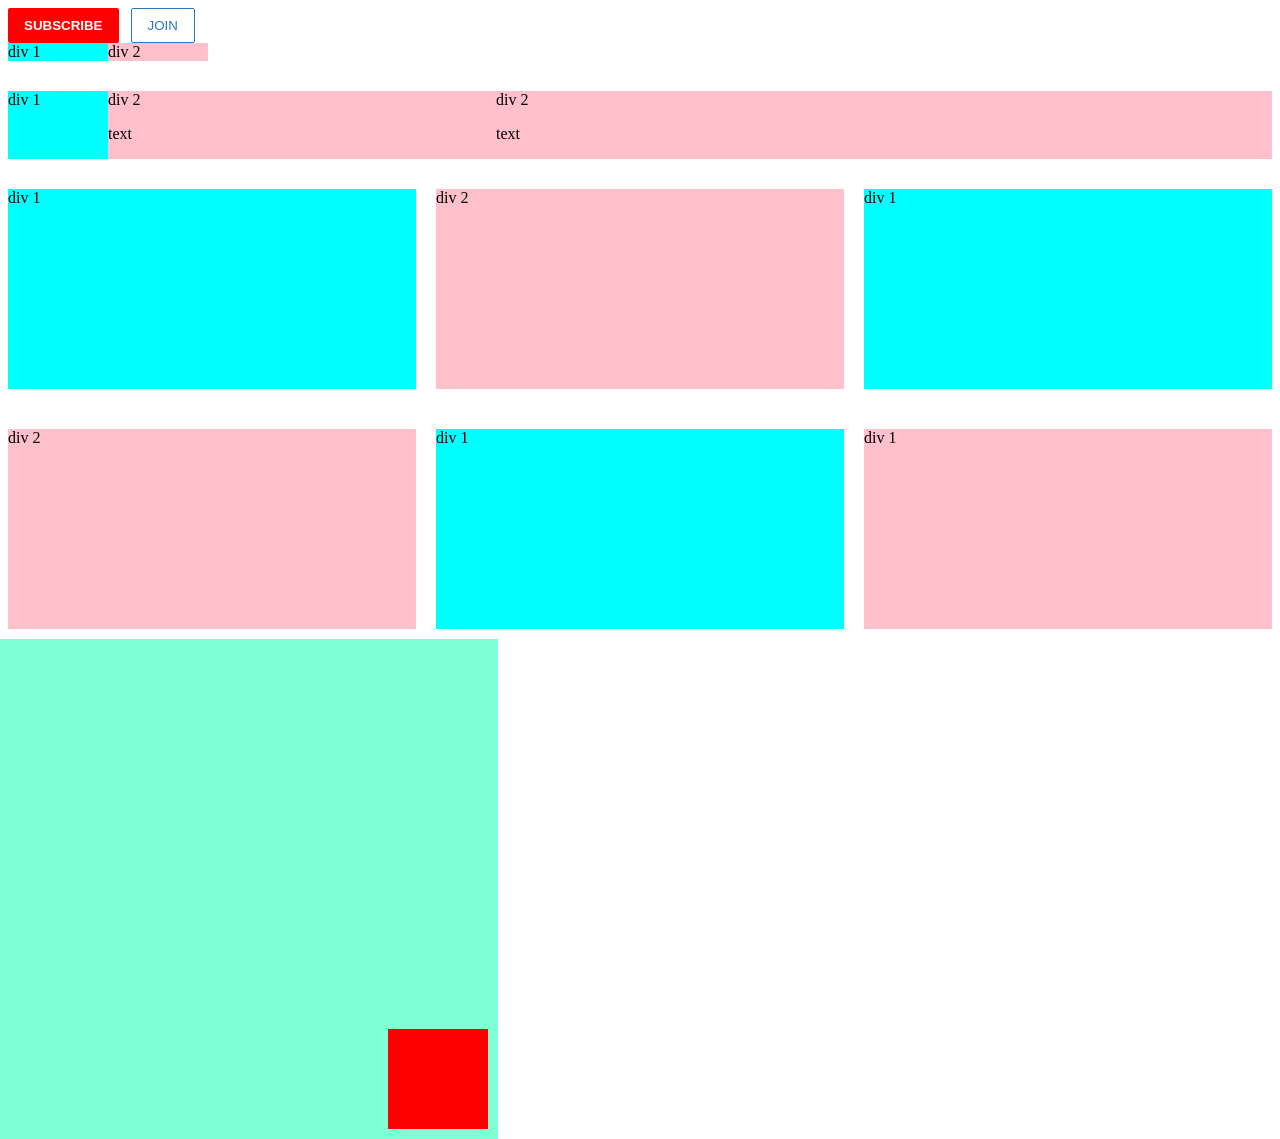
<file: src/index.html>
<!doctype html>
<html lang="en">
  <head>
    <meta charset="UTF-8" />
    <meta name="viewport" content="width=device-width, initial-scale=1.0" />
    <title>twana</title>
    <link rel="stylesheet" href="style.css" />
  </head>
  <body>
    <button class="btn">SUBSCRIBE</button>
    <button class="btn2">JOIN</button>
    <div style="display: grid; grid-template-columns: 100px 100px">
      <div style="background-color: aqua">div 1</div>
      <div style="background-color: pink">div 2</div>
    </div>
    <div
      style="
        display: grid;
        margin-top: 30px;
        grid-template-columns: 100px 1fr 2fr;
      "
    >
      <div style="background-color: aqua">div 1</div>
      <div style="background-color: pink">
        div 2
        <p>text</p>
      </div>
      <div style="background-color: pink">
        div 2
        <p>text</p>
      </div>
    </div>

    <div
      style="
        display: grid;
        grid-template-columns: 1fr 1fr 1fr;
        margin-top: 30px;
        column-gap: 20px;
        row-gap: 40px;
      "
    >
      <div style="background-color: aqua; height: 200px">div 1</div>
      <div style="background-color: pink; height: 200px">div 2</div>
      <div style="background-color: aqua; height: 200px">div 1</div>
      <div style="background-color: pink; height: 200px">div 2</div>
      <div style="background-color: aqua; height: 200px">div 1</div>
      <div style="background-color: pink; height: 200px">div 1</div>
    </div>
    <div
      style="
        background-color: aquamarine;
        width: 500px;
        height: 500px;

        position: relative;
        top: 10px;
        right: 10px;
      "
    >
      <div
        style="
          background-color: red;
          width: 100px;
          height: 100px;
          position: absolute;
          bottom: 10px;
          right: 10px;
        "
      ></div>
    </div>
    <script type="module" src="index.js"></script>
  </body>
</html>
</file>
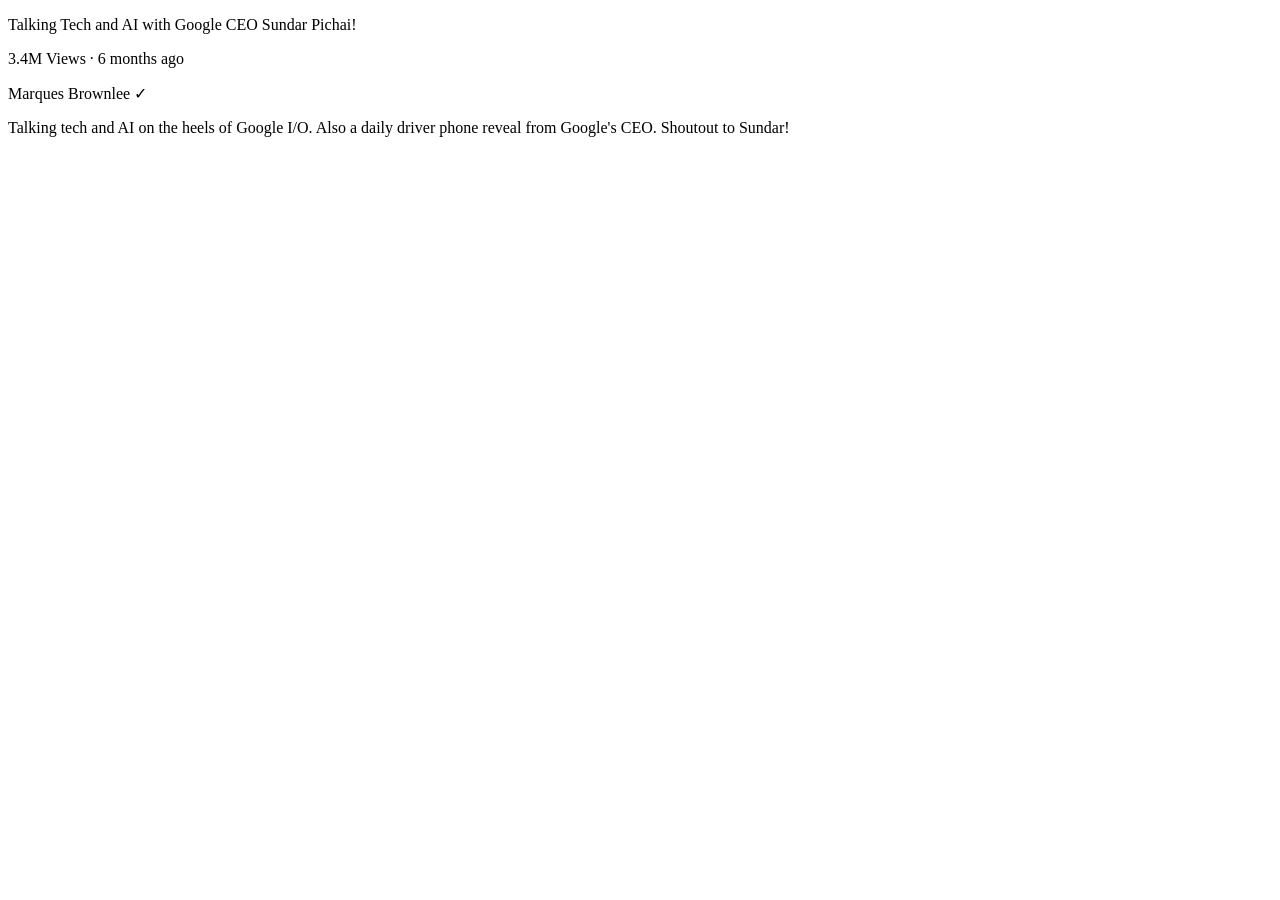
<file: src/text.html>
<!doctype html>
<html lang="en">
  <head>
    <meta charset="UTF-8" />
    <meta name="viewport" content="width=device-width, initial-scale=1.0" />
    <title>Document</title>
    <link rel="preconnect" href="https://fonts.googleapis.com" />
    <link rel="preconnect" href="https://fonts.gstatic.com" crossorigin />
    <link
      href="https://fonts.googleapis.com/css2?family=Roboto:ital,wght@0,100..900;1,100..900&display=swap"
      rel="stylesheet"
    />
    <style></style>
  </head>
  <body>
    <p class="video-title">
      Talking Tech and AI with Google CEO Sundar Pichai!
    </p>
    <p class="video-status">3.4M Views &#183; 6 months ago</p>
    <p class="video-auther">Marques Brownlee &#10003;</p>
    <p class="video-subtitle">
      Talking tech and AI on the heels of Google I/O. Also a daily driver phone
      reveal from Google's CEO. Shoutout to Sundar!
    </p>
  </body>
</html>
</file>
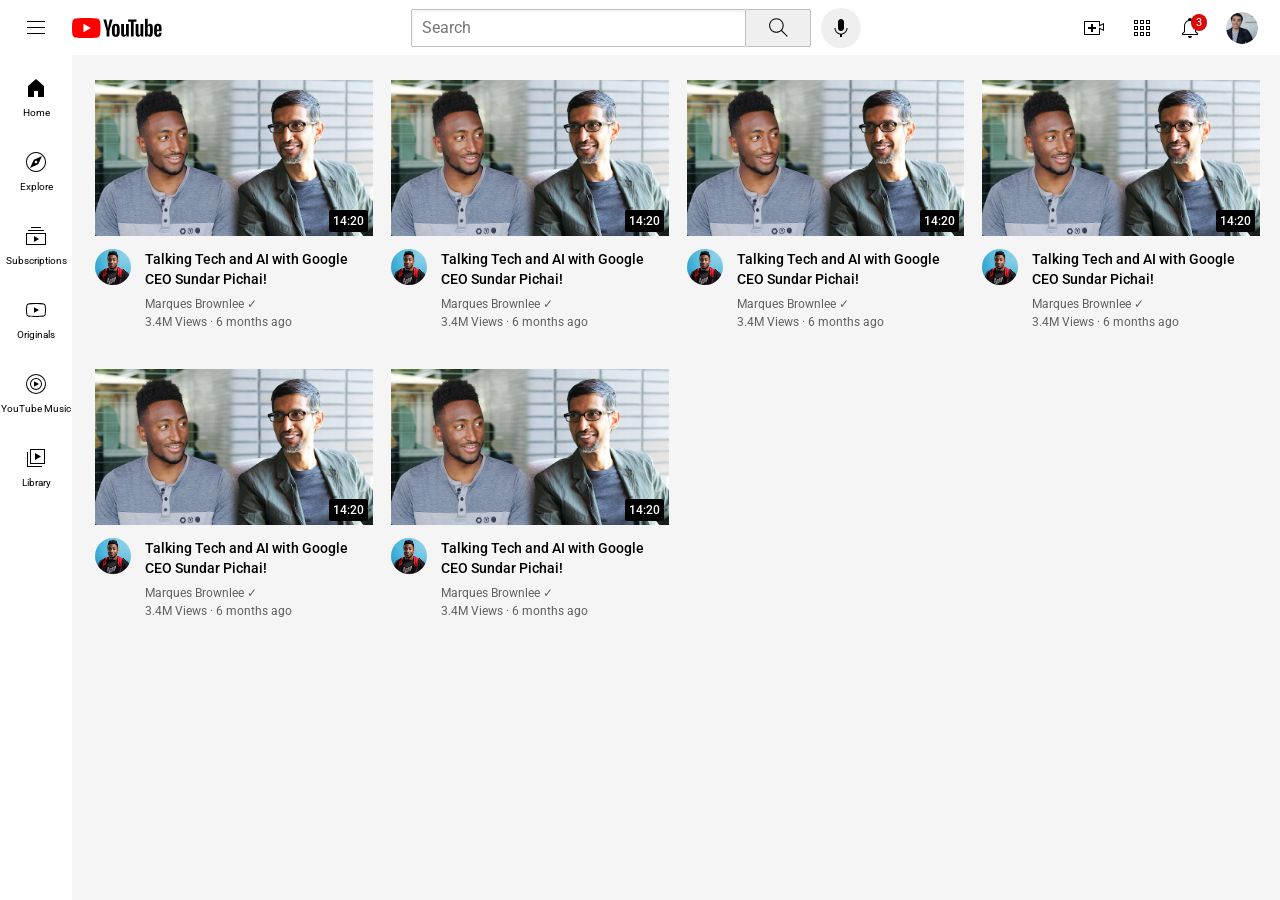
<file: src/youtube/youtube.html>
<!doctype html>
<html lang="en">
  <head>
    <meta charset="UTF-8" />
    <meta name="viewport" content="width=device-width, initial-scale=1.0" />
    <title>YouTube</title>
    <link rel="stylesheet" href="styles/videos.css" />
    <link rel="stylesheet" href="styles/header.css" />
    <link rel="stylesheet" href="styles/general.css" />
    <link rel="stylesheet" href="styles/sidebar.css" />
    <link rel="preconnect" href="https://fonts.googleapis.com" />
    <link rel="preconnect" href="https://fonts.gstatic.com" crossorigin />
    <link
      href="https://fonts.googleapis.com/css2?family=Roboto:ital,wght@0,100..900;1,100..900&display=swap"
      rel="stylesheet"
    />
  </head>
  <body>
    <div class="header">
      <div class="left-section">
        <img class="hamburger-menu" src="toolbar/hamburger-menu.svg" alt="d" />
        <img class="youtube-logo" src="toolbar/youtube-logo.svg" alt="d" />
      </div>
      <div class="middle-section">
        <input class="search-bar" type="text" placeholder="Search" />
        <button class="search-btn">
          <img src="toolbar/search.svg" alt="" />
          <div class="tooltip">Search</div>
        </button>
        <button class="voice-btn">
          <img src="toolbar/voice-search-icon.svg" alt="" />
          <div class="tooltip">Search with your voice</div>
        </button>
      </div>
      <div class="right-section">
        <div class="upload-btn">
          <img src="toolbar/upload.svg" alt="" />
          <div class="tooltip">Create</div>
        </div>
        <div class="app-btn">
          <img src="toolbar/youtube-apps.svg" alt="" />
          <div class="tooltip">YouTube Apps</div>
        </div>
        <div class="notfication-btn">
          <img src="toolbar/notifications.svg" alt="" />
          <div class="tooltip">Notfications</div>
          <div class="notfication-count">3</div>
        </div>
        <div class="my-channel">
          <img src="toolbar/my-channel.jpeg" alt="" />
        </div>
      </div>
    </div>
    <div class="sidebar">
      <div class="sidebar-link">
        <img src="toolbar/home.svg" alt="" />
        <p>Home</p>
      </div>
      <div class="sidebar-link">
        <img src="toolbar/explore.svg" alt="" />
        <p>Explore</p>
      </div>
      <div class="sidebar-link">
        <img src="toolbar/subscriptions.svg" alt="" />
        <p>Subscriptions</p>
      </div>
      <div class="sidebar-link">
        <img src="toolbar/originals.svg" alt="" />
        <p>Originals</p>
      </div>
      <div class="sidebar-link">
        <img src="toolbar/youtube-music.svg" alt="" />
        <p>YouTube Music</p>
      </div>
      <div class="sidebar-link">
        <img src="toolbar/library.svg" alt="" />
        <p>Library</p>
      </div>
    </div>
    <div class="video-container">
      <div class="video-preview">
        <div class="thumbnail-container">
          <img class="thumbnail-1" src="images/thumbnail-1.webp" alt="" />
          <div class="video-time">14:20</div>
        </div>
        <div class="video-info-grid">
          <div class="channel-picture">
            <img src="images/channel-1.jpeg" alt="" />
          </div>
          <div class="video-info">
            <p class="video-title">
              Talking Tech and AI with Google CEO Sundar Pichai!
            </p>

            <div class="video-info">
              <p class="video-auther">Marques Brownlee &#10003;</p>
              <p class="video-status">3.4M Views &#183; 6 months ago</p>
            </div>
          </div>
        </div>
      </div>
      <div class="video-preview">
        <div class="thumbnail-container">
          <img class="thumbnail-1" src="images/thumbnail-1.webp" alt="" />
          <div class="video-time">14:20</div>
        </div>
        <div class="video-info-grid">
          <div class="channel-picture">
            <img src="images/channel-1.jpeg" alt="" />
          </div>
          <div class="video-info">
            <p class="video-title">
              Talking Tech and AI with Google CEO Sundar Pichai!
            </p>

            <div class="video-info">
              <p class="video-auther">Marques Brownlee &#10003;</p>
              <p class="video-status">3.4M Views &#183; 6 months ago</p>
            </div>
          </div>
        </div>
      </div>
      <div class="video-preview">
        <div class="thumbnail-container">
          <img class="thumbnail-1" src="images/thumbnail-1.webp" alt="" />
          <div class="video-time">14:20</div>
        </div>
        <div class="video-info-grid">
          <div class="channel-picture">
            <img src="images/channel-1.jpeg" alt="" />
          </div>
          <div class="video-info">
            <p class="video-title">
              Talking Tech and AI with Google CEO Sundar Pichai!
            </p>

            <div class="video-info">
              <p class="video-auther">Marques Brownlee &#10003;</p>
              <p class="video-status">3.4M Views &#183; 6 months ago</p>
            </div>
          </div>
        </div>
      </div>
      <div class="video-preview">
        <div class="thumbnail-container">
          <img class="thumbnail-1" src="images/thumbnail-1.webp" alt="" />
          <div class="video-time">14:20</div>
        </div>
        <div class="video-info-grid">
          <div class="channel-picture">
            <img src="images/channel-1.jpeg" alt="" />
          </div>
          <div class="video-info">
            <p class="video-title">
              Talking Tech and AI with Google CEO Sundar Pichai!
            </p>

            <div class="video-info">
              <p class="video-auther">Marques Brownlee &#10003;</p>
              <p class="video-status">3.4M Views &#183; 6 months ago</p>
            </div>
          </div>
        </div>
      </div>
      <div class="video-preview">
        <div class="thumbnail-container">
          <img class="thumbnail-1" src="images/thumbnail-1.webp" alt="" />
          <div class="video-time">14:20</div>
        </div>
        <div class="video-info-grid">
          <div class="channel-picture">
            <img src="images/channel-1.jpeg" alt="" />
          </div>
          <div class="video-info">
            <p class="video-title">
              Talking Tech and AI with Google CEO Sundar Pichai!
            </p>

            <div class="video-info">
              <p class="video-auther">Marques Brownlee &#10003;</p>
              <p class="video-status">3.4M Views &#183; 6 months ago</p>
            </div>
          </div>
        </div>
      </div>
      <div class="video-preview">
        <div class="thumbnail-container">
          <img class="thumbnail-1" src="images/thumbnail-1.webp" alt="" />
          <div class="video-time">14:20</div>
        </div>
        <div class="video-info-grid">
          <div class="channel-picture">
            <img src="images/channel-1.jpeg" alt="" />
          </div>
          <div class="video-info">
            <p class="video-title">
              Talking Tech and AI with Google CEO Sundar Pichai!
            </p>

            <div class="video-info">
              <p class="video-auther">Marques Brownlee &#10003;</p>
              <p class="video-status">3.4M Views &#183; 6 months ago</p>
            </div>
          </div>
        </div>
      </div>
    </div>
  </body>
</html>
</file>
<file: src/style.css>
/* body {
  font-family: Verdana, Geneva, Tahoma, sans-serif;
  font-size: 2em;
}
#myh1 {
  color: red;
} */
.btn {
  background-color: red;
  color: white;
  border: none;
  padding: 10px 16px;
  font-weight: bold;
  border-radius: 2px;
  cursor: pointer;
  margin-right: 8px;
  transition:
    opacity 0.15s,
    transform 0.1s;
  vertical-align: top;
}
.btn:hover {
  opacity: 0.7;
  transform: translateY(2px);
}
.btn2 {
  background-color: white;
  color: rgb(41, 121, 187);
  border-color: rgb(41, 121, 187);
  border-style: solid;
  border-width: 1px;
  padding: 9px 16px;
  cursor: pointer;
  border-radius: 2px;
  transition:
    background-color 1s,
    color 1s;
}
.btn2:hover {
  box-shadow: 5px 5px 10px rgba(0, 0, 0, 0.15);
  background-color: rgb(41, 121, 187);
  color: white;
}
.btn2:active {
  opacity: 0.75;
}
.a {
  display: flex;
  flex-direction: column;
  align-items: center;
  justify-content: center;
  gap: 10px;
}
.b {
  padding: 50px;
  background-color: red;
}
</file>
<file: src/youtube/styles/videos.css>
.video-container {
  display: grid;
  grid-template-columns: 1fr 1fr 1fr;
  row-gap: 40px;
  column-gap: 18px;

  padding: 20px;
}
@media (max-width: 750px) {
  .video-container {
    grid-template-columns: 1fr 1fr;
  }
}
@media (min-width: 751px) and (max-width: 999px) {
  .video-container {
    grid-template-columns: 1fr 1fr 1fr;
  }
}
@media (min-width: 1000px) {
  .video-container {
    grid-template-columns: 1fr 1fr 1fr 1fr;
  }
}
.video-preview img {
  width: 100%;
}
.video-preview {
  display: flex;
  flex-direction: column;

  /* justify-content: space-between; */
}
.thumbnail-container {
  position: relative;
  margin-bottom: 12px;
}
.thumbnail-1 {
  width: 100%;
  /* border: 2px solid red; */
  /* overflow: hidden; */
}
.video-time {
  background-color: black;
  color: white;
  position: absolute;
  right: 5px;
  bottom: 8px;
  font-family: Roboto, Arial;
  font-size: 12px;
  font-weight: 500;
  padding: 4px;
  border-radius: 2px;
}
.channel-picture {
}
.channel-picture > img {
  border-radius: 50%;
  width: 36px;
}
.video-info-grid {
  display: grid;
  grid-template-columns: 50px 1fr;
  margin-top: -3px;
}

.video-info {
  /* width: 245px; */
  width: 100%;
}
.video-title {
  font-weight: 500;
  font-size: 14px;
  /* width: 240px; */
  width: 100%;
  line-height: 20px;
  margin-bottom: 8px;
}
.video-status {
  font-size: 12px;
  color: rgb(96, 96, 96);
}
.video-auther {
  font-size: 12px;
  color: rgb(96, 96, 96);
  margin-bottom: 4px;
}
/* .video-subtitle {
  font-size: 14px;
  color: rgb(96, 96, 96);
  margin-top: 19px;
  width: 240px;
  line-height: 22px;
} */
</file>
<file: src/youtube/styles/header.css>
.header {
  height: 55px;
  display: flex;
  flex-direction: row;
  justify-content: space-between;
  background-color: white;
  position: fixed;
  top: 0;
  right: 0;
  left: 0;
  z-index: 10;
}
.left-section {
  display: flex;

  align-items: center;
}
.hamburger-menu {
  height: 24px;
  margin-left: 24px;
  margin-right: 24px;
  cursor: pointer;
}
.youtube-logo {
  height: 20px;
  cursor: pointer;
}
/* ////////////////////////////////// */
.middle-section {
  flex: 1;
  display: flex;
  align-items: center;
  max-width: 450px;
  margin-left: 70px;
  margin-right: 30px;
}
.search-bar {
  flex: 1;
  width: 0;
  height: 34px;
  font-size: 16px;
  padding-left: 10px;
  border: 1px solid rgb(192, 192, 192);
  border-radius: 2px;
  box-shadow: inset 1px 2px 3px rgba(0, 0, 0, 0.055);
}
.search-bar::placeholder {
  font-family: Roboto, Arial;
  font-size: 16px;
}
.search-btn {
  display: flex;
  align-items: center;
  justify-content: center;
  height: 38px;

  width: 66px;
  border: 1px solid rgb(192, 192, 192);
  border-radius: 2px;
  margin-left: -1px;

  position: relative;
}
.search-btn > img {
  height: 25px;
}
.search-btn,
.voice-btn,
.upload-btn,
.app-btn {
  position: relative;
  cursor: pointer;
}
.search-btn .tooltip,
.voice-btn .tooltip,
.upload-btn .tooltip,
.app-btn .tooltip,
.notfication-btn .tooltip {
  position: absolute;

  background-color: rgba(66, 66, 66, 0.801);
  color: white;
  padding: 8px 9px;
  border-radius: 2px;
  font-family: Roboto, Arial;
  font-size: 13px;

  bottom: -45px;
  opacity: 0;
  transition: opacity 0.15s;
  pointer-events: none;
  white-space: nowrap;
}
.search-btn:hover .tooltip,
.voice-btn:hover .tooltip,
.app-btn:hover .tooltip,
.notfication-btn:hover .tooltip,
.upload-btn:hover .tooltip {
  opacity: 1;
}
.voice-btn {
  height: 40px;
  width: 40px;
  border: none;
  border-radius: 20px;
  margin-left: 10px;
  display: flex;
  align-items: center;
  justify-content: center;
}
.voice-btn > img {
  height: 24px;
}
.right-section {
  display: flex;
  justify-content: center;
  align-items: center;
  gap: 24px;

  width: 200px;
  padding-right: 10px;
}
.right-section > div > img {
  height: 24px;
}
.right-section div {
  display: flex;
  justify-content: center;
}
.notfication-btn {
  position: relative;
  cursor: pointer;
}
.notfication-count {
  font-family: Roboto, Arial;
  position: absolute;
  top: -2px;
  right: -5px;
  background-color: rgb(216, 10, 10);
  color: white;
  border-radius: 10px;
  font-size: 11px;
  padding: 2px 5px;
}
.right-section > .my-channel > img {
  height: 32px;
  border-radius: 50%;
  cursor: pointer;
}
</file>
<file: src/youtube/styles/general.css>
body {
  background-color: whitesmoke;
  margin: 0;
  padding-top: 60px;
  padding-left: 75px;
}
p {
  font-family: Roboto, Arial;
  margin-top: 0;
  margin-bottom: 0;
}
</file>
<file: src/youtube/styles/sidebar.css>
.sidebar {
  background-color: white;
  position: fixed;
  bottom: 0;
  left: 0;
  top: 50px;
  width: 72px;
  z-index: 9;

  display: flex;
  flex-direction: column;
  /* justify-content: center; */
  align-items: center;

  padding-top: 10px;
}
.sidebar-link {
  height: 74px;
  width: 100%;
  display: flex;
  flex-direction: column;
  justify-content: center;
  align-items: center;
  row-gap: 7px;
}
.sidebar-link:hover {
  background-color: rgb(236, 236, 236);
  cursor: pointer;
}

.sidebar-link > img {
  height: 24px;
}
.sidebar-link > p {
  font-size: 10px;
  text-wrap: nowrap;
}
</file>
